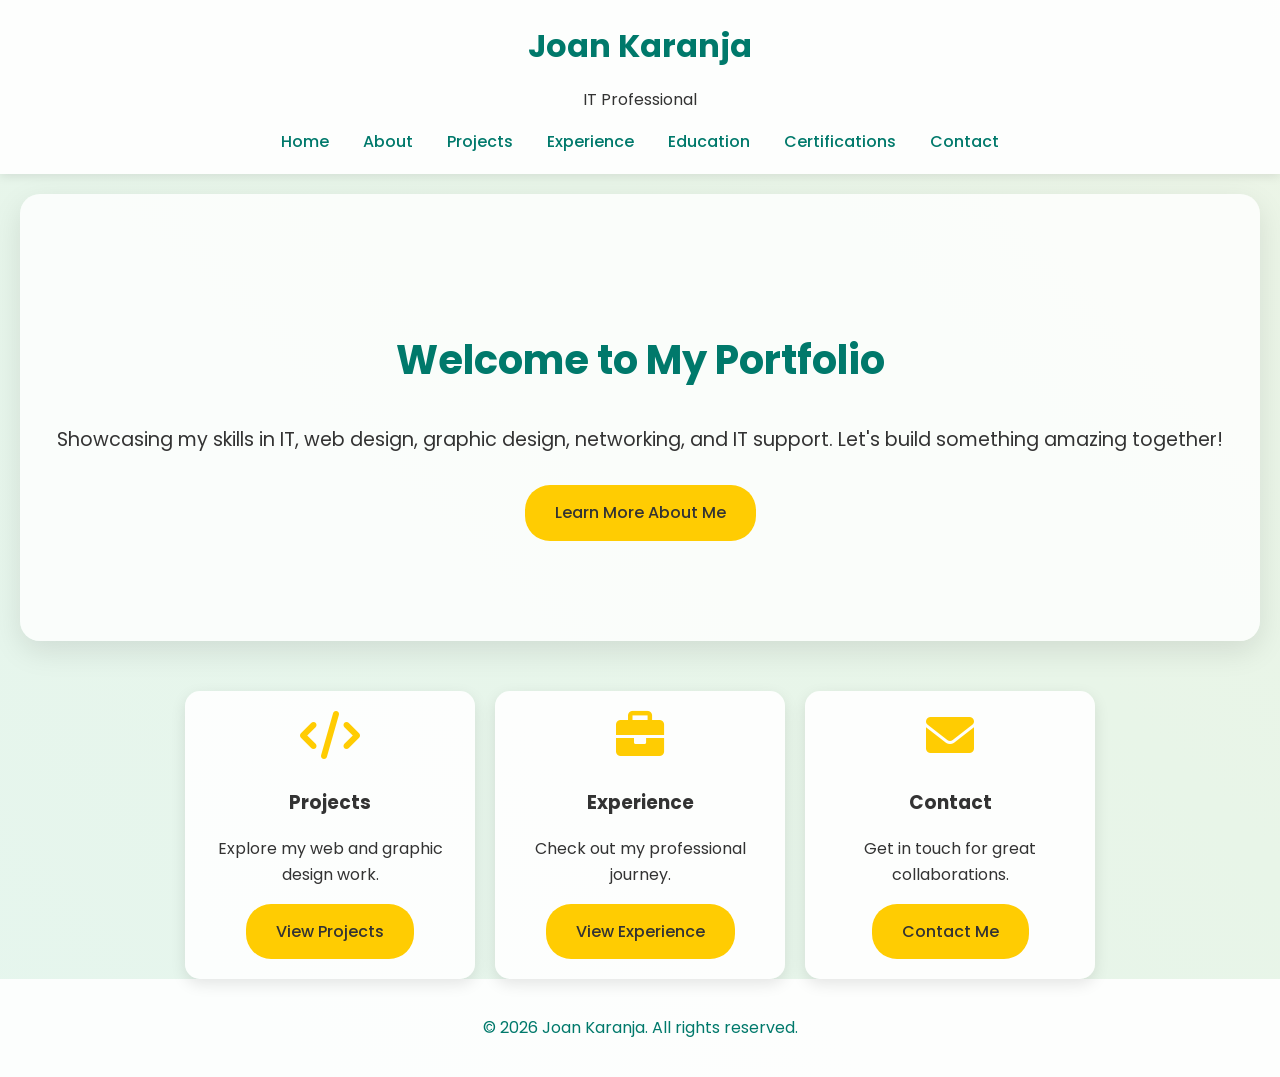
<file: index.html>
<!DOCTYPE html>
<html lang="en">
<head>
    <meta charset="UTF-8">
    <meta name="viewport" content="width=device-width, initial-scale=1.0">
    <title>Your Portfolio - Home</title>
    <link href="https://fonts.googleapis.com/css2?family=Poppins:wght@300;400;500;700&display=swap" rel="stylesheet">
    <link rel="stylesheet" href="https://cdnjs.cloudflare.com/ajax/libs/font-awesome/6.0.0/css/all.min.css">
  
    <style>
        body {
            font-family: 'Poppins', sans-serif;
            margin: 0;
            padding: 0;
            color: #333;
            line-height: 1.6;
            background: linear-gradient(45deg, #e0f7fa, #e8f5e8, #fff3e0);
            background-size: 400% 400%;
            animation: gradientShift 10s ease infinite;
            overflow-x: hidden;
        }
        @keyframes gradientShift {
            0% { background-position: 0% 50%; }
            50% { background-position: 100% 50%; }
            100% { background-position: 0% 50%; }
        }
        header {
            background-color: rgba(255, 255, 255, 0.9);
            padding: 20px;
            text-align: center;
            box-shadow: 0 2px 10px rgba(0,0,0,0.1);
            position: sticky;
            top: 0;
            z-index: 100;
        }
        header h1 {
            margin: 0;
            color: #00796b;
        }
        nav {
            margin-top: 10px;
        }
        nav a {
            margin: 0 15px;
            text-decoration: none;
            color: #00796b;
            font-weight: 500;
            transition: color 0.3s, transform 0.3s;
        }
        nav a:hover {
            color: #ffcc02;
            transform: scale(1.1);
        }
        .hero {
            text-align: center;
            padding: 100px 20px;
            background: rgba(255, 255, 255, 0.8);
            margin: 20px;
            border-radius: 20px;
            box-shadow: 0 10px 30px rgba(0,0,0,0.1);
            animation: fadeInUp 1s ease-out;
        }
        @keyframes fadeInUp {
            from { opacity: 0; transform: translateY(30px); }
            to { opacity: 1; transform: translateY(0); }
        }
        .hero h2 {
            font-size: 2.5em;
            color: #00796b;
        }
        .hero p {
            font-size: 1.2em;
            margin-bottom: 30px;
        }
        .btn {
            display: inline-block;
            padding: 15px 30px;
            background-color: #ffcc02;
            color: #333;
            text-decoration: none;
            border-radius: 25px;
            font-weight: 500;
            transition: background-color 0.3s, transform 0.3s;
        }
        .btn:hover {
            background-color: #ffb300;
            transform: translateY(-3px);
        }
        .quick-links {
            display: flex;
            justify-content: center;
            gap: 20px;
            margin-top: 50px;
            flex-wrap: wrap;
        }
        .link-card {
            background: rgba(255, 255, 255, 0.9);
            padding: 20px;
            border-radius: 15px;
            width: 250px;
            text-align: center;
            box-shadow: 0 5px 15px rgba(0,0,0,0.1);
            transition: transform 0.3s, box-shadow 0.3s;
        }
        .link-card:hover {
            transform: translateY(-5px);
            box-shadow: 0 10px 25px rgba(0,0,0,0.2);
        }
        .link-card i {
            font-size: 3em;
            color: #ffcc02;
            margin-bottom: 10px;
        }
        footer {
            background-color: rgba(255, 255, 255, 0.9);
            text-align: center;
            padding: 20px;
            color: #00796b;
        }
    </style>
</head>
<body>
    <header>
        <h1>Joan Karanja</h1>
        <p>IT Professional </p>
        <nav>
            <a href="index.html">Home</a>
            <a href="about.html">About</a>
            <a href="projects.html">Projects</a>
            <a href="experience.html">Experience</a>
            <a href="education.html">Education</a>
            <a href="certifications.html">Certifications</a>
            <a href="contact.html">Contact</a>
        </nav>
    </header>

    <section class="hero">
        <h2>Welcome to My Portfolio</h2>
        <p>Showcasing my skills in IT, web design, graphic design, networking, and IT support. Let's build something amazing together!</p>
        <a href="aboutme.html" class="btn">Learn More About Me</a>
    </section>

    <section class="quick-links">
        <div class="link-card">
            <i class="fas fa-code"></i>
            <h3>Projects</h3>
            <p>Explore my web and graphic design work.</p>
            <a href="projects.html" class="btn">View Projects</a>
        </div>
        <div class="link-card">
            <i class="fas fa-briefcase"></i>
            <h3>Experience</h3>
            <p>Check out my professional journey.</p>
            <a href="experience.html" class="btn">View Experience</a>
        </div>
        <div class="link-card">
            <i class="fas fa-envelope"></i>
            <h3>Contact</h3>
            <p>Get in touch for great collaborations.</p>
            <a href="contact.html" class="btn">Contact Me</a>
        </div>
    </section>

    <footer>
         <p>&copy; <script>document.write(new Date().getFullYear())</script> Joan Karanja. All rights reserved.</p>
    </footer>

    
</body>

</html>
</file>
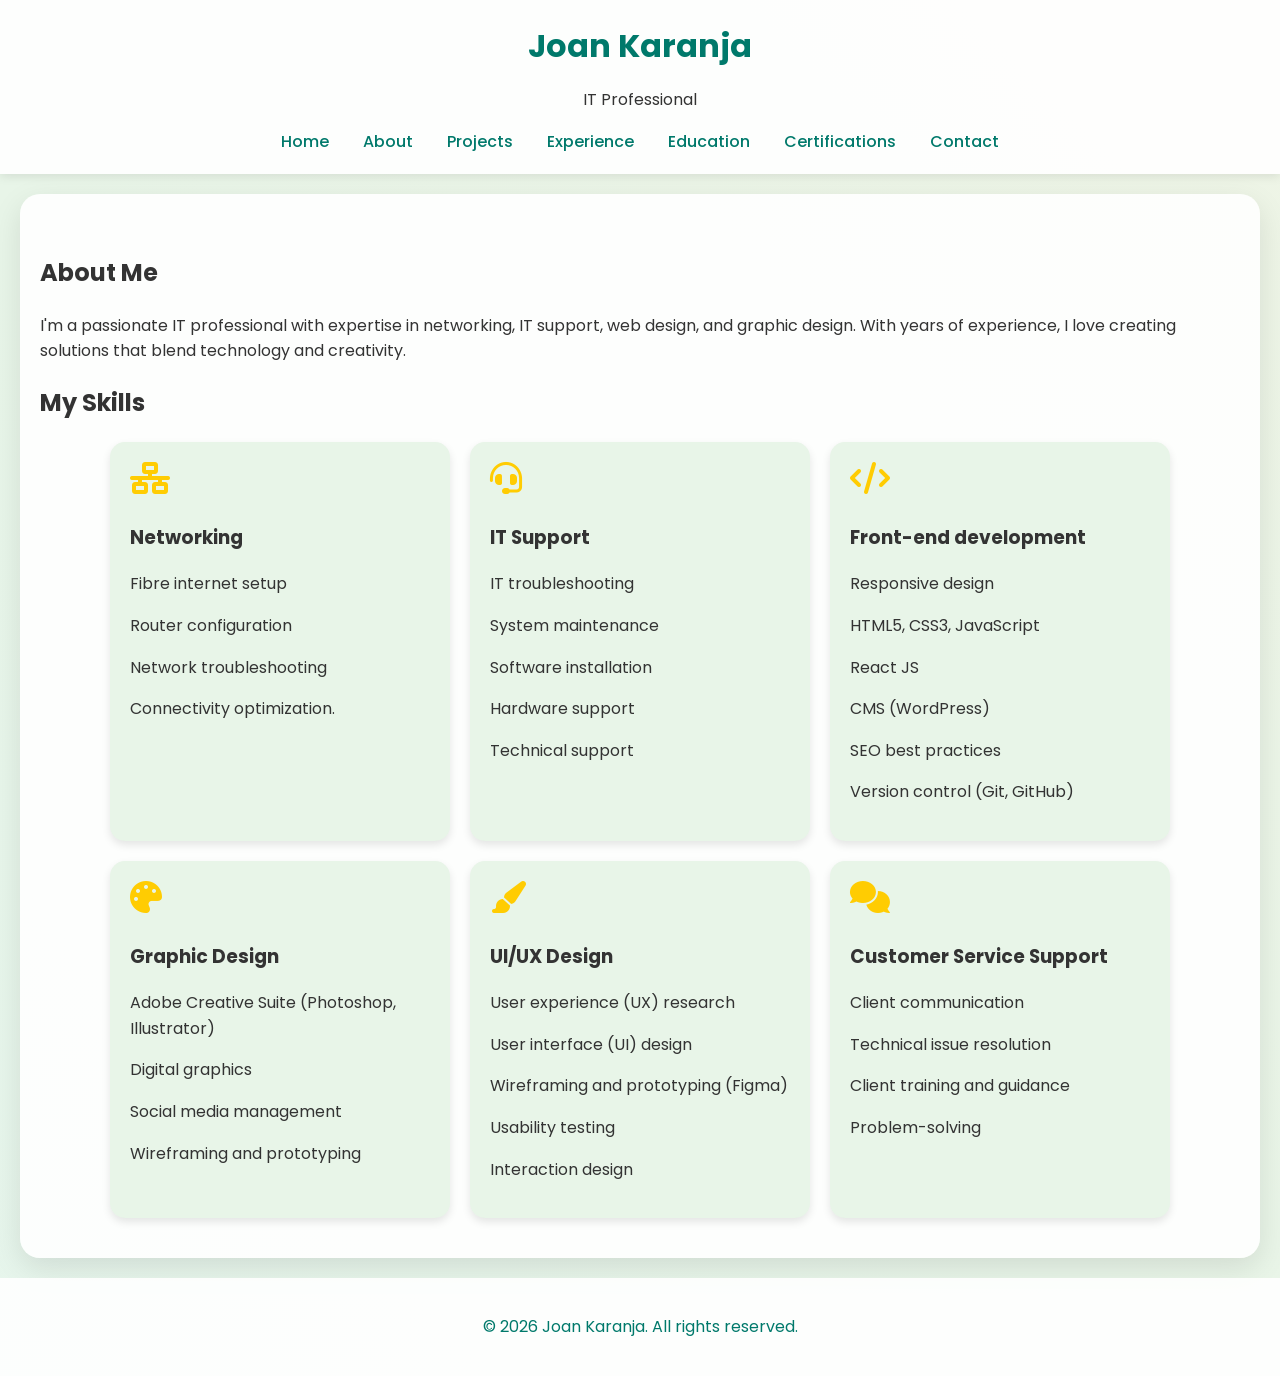
<file: about.html>
<!DOCTYPE html>
<html lang="en">
<head>
    <meta charset="UTF-8">
    <meta name="viewport" content="width=device-width, initial-scale=1.0">
    <title>About & Skills - Your Portfolio</title>
    <link href="https://fonts.googleapis.com/css2?family=Poppins:wght@300;400;500;700&display=swap" rel="stylesheet">
    <link rel="stylesheet" href="https://cdnjs.cloudflare.com/ajax/libs/font-awesome/6.0.0/css/all.min.css">
    <style>
        /* Reuse body, header, nav, footer styles from index.html */
        body { font-family: 'Poppins', sans-serif; margin: 0; padding: 0; color: #333; line-height: 1.6; background: linear-gradient(45deg, #e0f7fa, #e8f5e8, #fff3e0); background-size: 400% 400%; animation: gradientShift 10s ease infinite; }
        @keyframes gradientShift { 0% { background-position: 0% 50%; } 50% { background-position: 100% 50%; } 100% { background-position: 0% 50%; } }
        header { background-color: rgba(255, 255, 255, 0.9); padding: 20px; text-align: center; box-shadow: 0 2px 10px rgba(0,0,0,0.1); position: sticky; top: 0; z-index: 100; }
        header h1 { margin: 0; color: #00796b; }
        nav { margin-top: 10px; }
        nav a { margin: 0 15px; text-decoration: none; color: #00796b; font-weight: 500; transition: color 0.3s, transform 0.3s; }
        nav a:hover { color: #ffcc02; transform: scale(1.1); }
        footer { background-color: rgba(255, 255, 255, 0.9); text-align: center; padding: 20px; color: #00796b; }
        section { padding: 40px 20px; max-width: 1200px; margin: 0 auto; background: rgba(255, 255, 255, 0.9); margin: 20px; border-radius: 20px; box-shadow: 0 10px 30px rgba(0,0,0,0.1); animation: fadeInUp 1s ease-out; }
        @keyframes fadeInUp { from { opacity: 0; transform: translateY(30px); } to { opacity: 1; transform: translateY(0); } }
        .skills { display: flex; flex-wrap: wrap; gap: 20px; justify-content: center; }
        .skill-card { background-color: #e8f5e8; border-radius: 15px; padding: 20px; width: 300px; box-shadow: 0 4px 8px rgba(0,0,0,0.1); transition: transform 0.3s, box-shadow 0.3s; }
        .skill-card:hover { transform: translateY(-5px); box-shadow: 0 8px 16px rgba(0,0,0,0.2); }
        .skill-card i { font-size: 2em; color: #ffcc02; margin-bottom: 10px; }
    </style>
</head>
<body>
    <header>
        <h1>Joan Karanja</h1>
        <p>IT Professional </p>
        <nav>
            <a href="index.html">Home</a>
            <a href="about.html">About</a>
            <a href="projects.html">Projects</a>
            <a href="experience.html">Experience</a>
            <a href="education.html">Education</a>
            <a href="certifications.html">Certifications</a>
            <a href="contact.html">Contact</a>
        </nav>
    </header>

    <section>
        <h2>About Me</h2>
        <p>I'm a passionate IT professional with expertise in networking, IT support, web design, and graphic design. With years of experience, I love creating solutions that blend technology and creativity.</p>
        <h2>My Skills</h2>
        <div class="skills">
            <div class="skill-card">
                <i class="fas fa-network-wired"></i>
                <h3>Networking</h3>
                <p>Fibre internet setup</p>
                <p>Router configuration</p>
                <p>Network troubleshooting</p>
                <p>Connectivity optimization.</p>
            </div>
            <div class="skill-card">
                <i class="fas fa-headset"></i>
                <h3>IT Support</h3>
                <p>IT troubleshooting</p>
                <p>System maintenance</p>
                <p>Software installation</p>
                <p>Hardware support</p>
                <p>Technical support</p>
            </div>
            <div class="skill-card">
                <i class="fas fa-code"></i>
                <h3>Front-end development</h3>
                <p>Responsive design</p>
                <p>HTML5, CSS3, JavaScript</p>
                <p>React JS</p>
                <p>CMS (WordPress)</p>
                <p>SEO best practices</p>
                <p>Version control (Git, GitHub)</p>
            </div>
            <div class="skill-card">
                <i class="fas fa-palette"></i>
                <h3>Graphic Design</h3>
                <p>Adobe Creative Suite (Photoshop, Illustrator)</p>
                <p>Digital graphics  </p>
                <p>Social media management</p>
                <p>Wireframing and prototyping</p>
               
            </div>
            <div class="skill-card">
                <i class="fas fa-paint-brush"></i>
                <h3>UI/UX Design</h3>
                 <p>User experience (UX) research</p>
                 <p>User interface (UI) design</p>
                 <p>Wireframing and prototyping (Figma)</p>
                <p>Usability testing</p>
                <p>Interaction design</p>              
            </div>
            <div class="skill-card">
                <i class="fas fa-comments"></i>
                <h3>Customer Service Support</h3>
                 <p>Client communication</p>
                 <p>Technical issue resolution</p>
                 <p>Client training and guidance</p>
                <p>Problem-solving</p>
                              
            </div>
        </div>
    </section>

    <footer>
        <p>&copy; <script>document.write(new Date().getFullYear())</script> Joan Karanja. All rights reserved.</p>
    </footer>
</body>

</html>
</file>
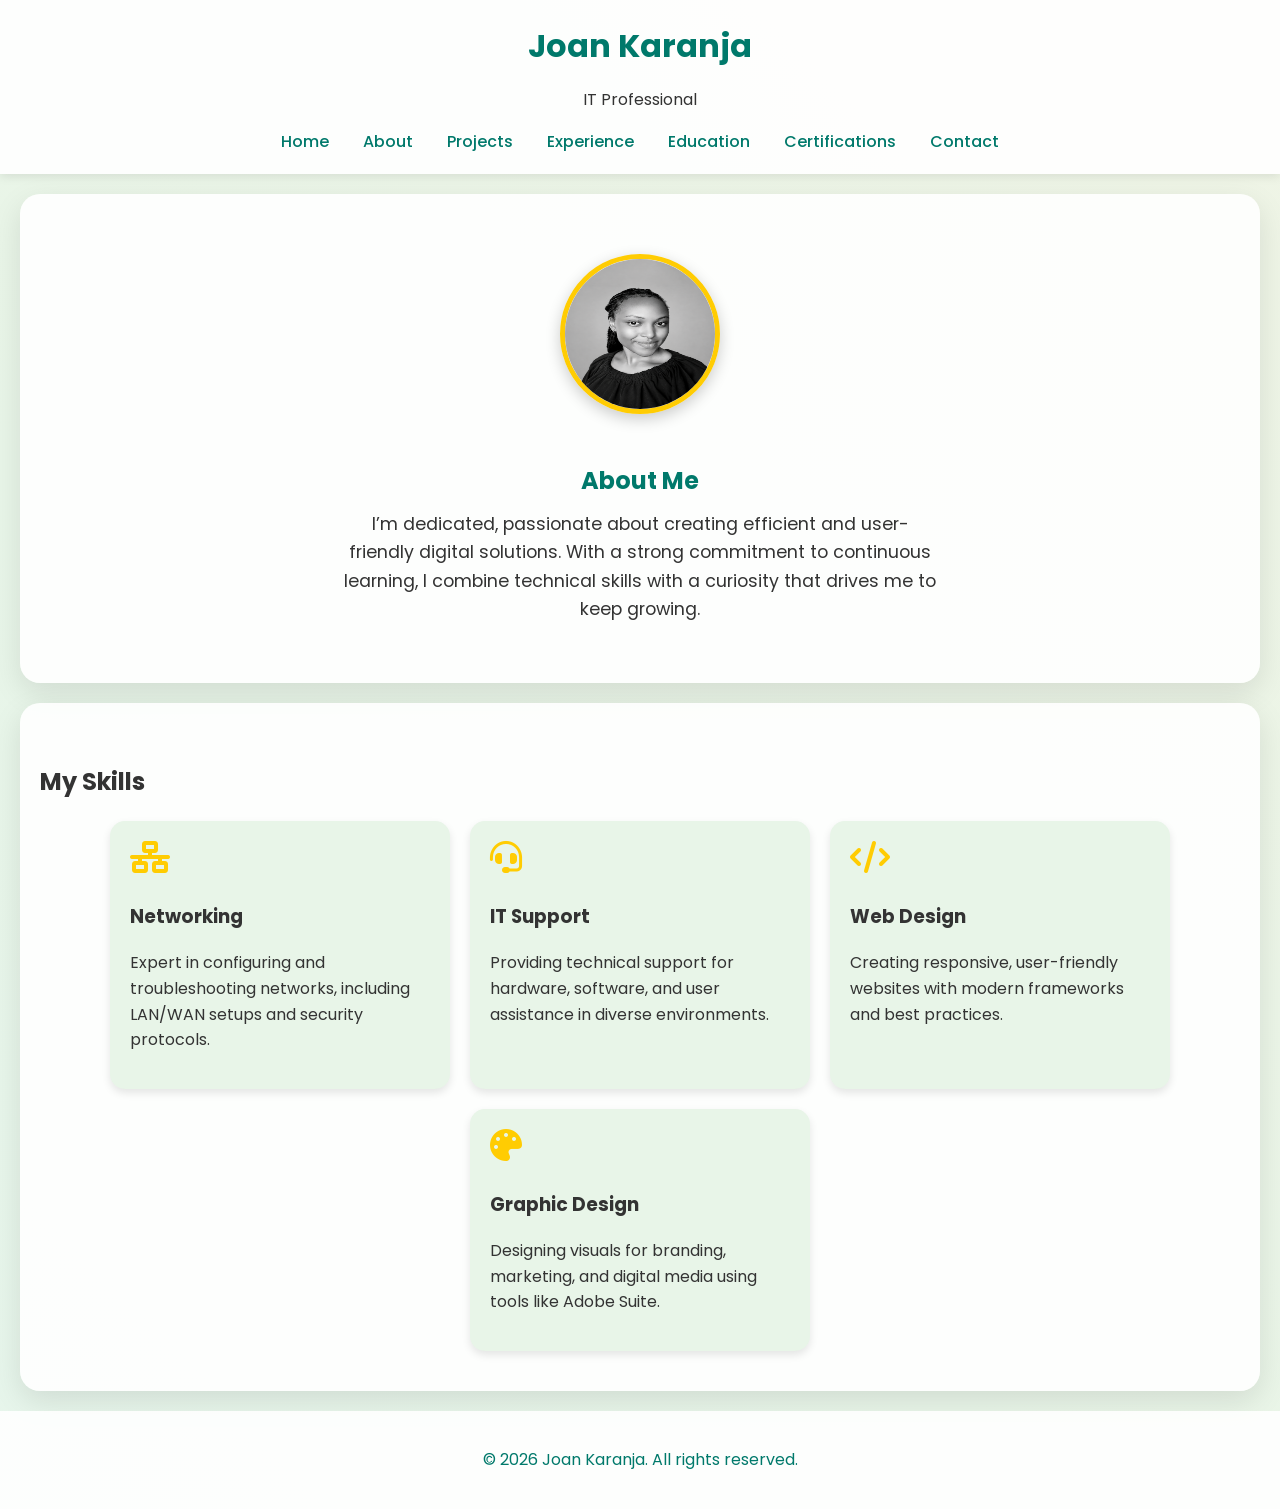
<file: aboutme.html>
<!DOCTYPE html>
<html lang="en">
<head>
    <meta charset="UTF-8">
    <meta name="viewport" content="width=device-width, initial-scale=1.0">
    <title>About & Skills - Your Portfolio</title>
    <link href="https://fonts.googleapis.com/css2?family=Poppins:wght@300;400;500;700&display=swap" rel="stylesheet">
    <link rel="stylesheet" href="https://cdnjs.cloudflare.com/ajax/libs/font-awesome/6.0.0/css/all.min.css">
    <style>
        body {
            font-family: 'Poppins', sans-serif;
            margin: 0;
            padding: 0;
            color: #333;
            line-height: 1.6;
            background: linear-gradient(45deg, #e0f7fa, #e8f5e8, #fff3e0);
            background-size: 400% 400%;
            animation: gradientShift 10s ease infinite;
        }
        @keyframes gradientShift {
            0% { background-position: 0% 50%; }
            50% { background-position: 100% 50%; }
            100% { background-position: 0% 50%; }
        }
        header {
            background-color: rgba(255, 255, 255, 0.9);
            padding: 20px;
            text-align: center;
            box-shadow: 0 2px 10px rgba(0,0,0,0.1);
            position: sticky;
            top: 0;
            z-index: 100;
        }
        header h1 {
            margin: 0;
            color: #00796b;
        }
        nav {
            margin-top: 10px;
        }
        nav a {
            margin: 0 15px;
            text-decoration: none;
            color: #00796b;
            font-weight: 500;
            transition: color 0.3s, transform 0.3s;
        }
        nav a:hover {
            color: #ffcc02;
            transform: scale(1.1);
        }
        footer {
            background-color: rgba(255, 255, 255, 0.9);
            text-align: center;
            padding: 20px;
            color: #00796b;
        }
        .hero {
            text-align: center;
            padding: 60px 20px;
            background: rgba(255, 255, 255, 0.9);
            margin: 20px;
            border-radius: 20px;
            box-shadow: 0 10px 30px rgba(0,0,0,0.1);
            animation: fadeInUp 1s ease-out;
        }
        @keyframes fadeInUp {
            from { opacity: 0; transform: translateY(30px); }
            to { opacity: 1; transform: translateY(0); }
        }
        .hero img {
            width: 150px;
            height: 150px;
            border-radius: 50%;
            border: 5px solid #ffcc02;
            margin-bottom: 20px;
            box-shadow: 0 5px 15px rgba(0,0,0,0.2);
        }
        .hero h2 {
            color: #00796b;
            margin-bottom: 10px;
        }
        .hero p {
            font-size: 1.1em;
            max-width: 600px;
            margin: 0 auto;
        }
        .quote {
            font-style: italic;
            color: #ffcc02;
            margin-top: 20px;
            font-size: 1.2em;
        }
        section {
            padding: 40px 20px;
            max-width: 1200px;
            margin: 0 auto;
            background: rgba(255, 255, 255, 0.9);
            margin: 20px;
            border-radius: 20px;
            box-shadow: 0 10px 30px rgba(0,0,0,0.1);
            animation: fadeInUp 1s ease-out;
        }
        .skills {
            display: flex;
            flex-wrap: wrap;
            gap: 20px;
            justify-content: center;
        }
        .skill-card {
            background-color: #e8f5e8;
            border-radius: 15px;
            padding: 20px;
            width: 300px;
            box-shadow: 0 4px 8px rgba(0,0,0,0.1);
            transition: transform 0.3s, box-shadow 0.3s;
        }
        .skill-card:hover {
            transform: translateY(-5px);
            box-shadow: 0 8px 16px rgba(0,0,0,0.2);
        }
        .skill-card i {
            font-size: 2em;
            color: #ffcc02;
            margin-bottom: 10px;
        }
        .personal {
            text-align: center;
            margin-top: 30px;
        }
        .personal h3 {
            color: #00796b;
        }
        .personal ul {
            list-style: none;
            padding: 0;
        }
        .personal li {
            margin: 10px 0;
            font-size: 1.1em;
        }
    </style>
</head>
<body>
    <header>
        <h1>Joan Karanja</h1>
        <p>IT Professional </p>
        <nav>
            <a href="index.html">Home</a>
            <a href="about.html">About</a>
            <a href="projects.html">Projects</a>
            <a href="experience.html">Experience</a>
            <a href="education.html">Education</a>
            <a href="certifications.html">Certifications</a>
            <a href="contact.html">Contact</a>
        </nav>
    </header>

    <div class="hero">
        <img src="mypic.png" alt="Your Profile Photo">
        <h2>About Me</h2>
        <p>I’m  dedicated, passionate about creating efficient and user-friendly digital solutions. With a strong commitment to continuous learning, I combine technical skills with a curiosity that drives me to keep growing. </p>
       
    </div>

    <section>
        <h2>My Skills</h2>
        <div class="skills">
            <div class="skill-card">
                <i class="fas fa-network-wired"></i>
                <h3>Networking</h3>
                <p>Expert in configuring and troubleshooting networks, including LAN/WAN setups and security protocols.</p>
            </div>
            <div class="skill-card">
                <i class="fas fa-headset"></i>
                <h3>IT Support</h3>
                <p>Providing technical support for hardware, software, and user assistance in diverse environments.</p>
            </div>
            <div class="skill-card">
                <i class="fas fa-code"></i>
                <h3>Web Design</h3>
                <p>Creating responsive, user-friendly websites with modern frameworks and best practices.</p>
            </div>
            <div class="skill-card">
                <i class="fas fa-palette"></i>
                <h3>Graphic Design</h3>
                <p>Designing visuals for branding, marketing, and digital media using tools like Adobe Suite.</p>
            </div>
        </div>
        
    </section>

    <footer>
        <p>&copy; <script>document.write(new Date().getFullYear())</script> Joan Karanja. All rights reserved.</p>
    </footer>
</body>

</html>
</file>
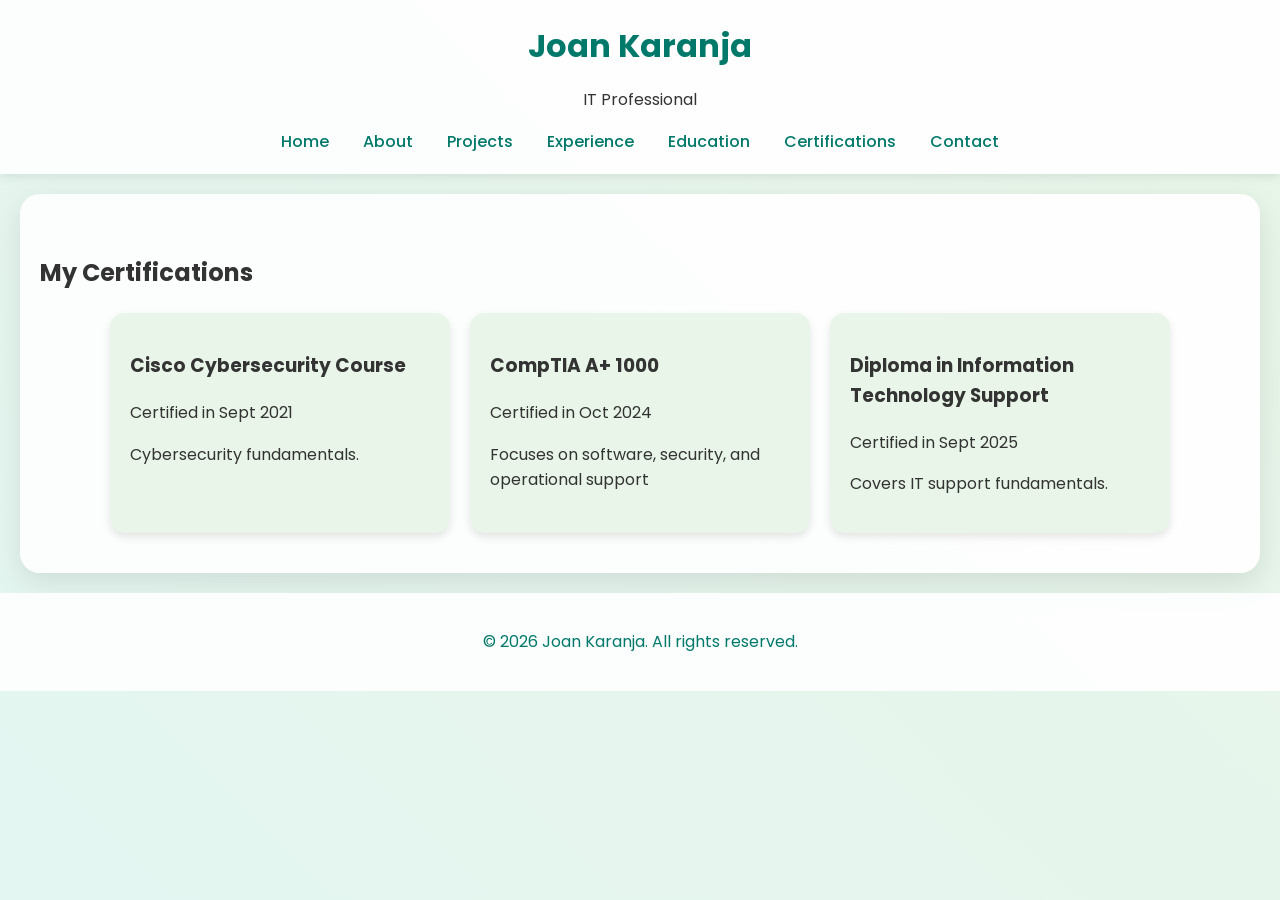
<file: certifications.html>
<!DOCTYPE html>
<html lang="en">
<head>
    <meta charset="UTF-8">
    <meta name="viewport" content="width=device-width, initial-scale=1.0">
    <title>Certifications - Your Portfolio</title>
    <link href="https://fonts.googleapis.com/css2?family=Poppins:wght@300;400;500;700&display=swap" rel="stylesheet">
    <link rel="stylesheet" href="https://cdnjs.cloudflare.com/ajax/libs/font-awesome/6.0.0/css/all.min.css">
    <style>
        body {
            font-family: 'Poppins', sans-serif;
            margin: 0;
            padding: 0;
            color: #333;
            line-height: 1.6;
            background: linear-gradient(45deg, #e0f7fa, #e8f5e8, #fff3e0);
            background-size: 400% 400%;
            animation: gradientShift 10s ease infinite;
        }
        @keyframes gradientShift {
            0% { background-position: 0% 50%; }
            50% { background-position: 100% 50%; }
            100% { background-position: 0% 50%; }
        }
        header {
            background-color: rgba(255, 255, 255, 0.9);
            padding: 20px;
            text-align: center;
            box-shadow: 0 2px 10px rgba(0,0,0,0.1);
            position: sticky;
            top: 0;
            z-index: 100;
        }
        header h1 {
            margin: 0;
            color: #00796b;
        }
        nav {
            margin-top: 10px;
        }
        nav a {
            margin: 0 15px;
            text-decoration: none;
            color: #00796b;
            font-weight: 500;
            transition: color 0.3s, transform 0.3s;
        }
        nav a:hover {
            color: #ffcc02;
            transform: scale(1.1);
        }
        footer {
            background-color: rgba(255, 255, 255, 0.9);
            text-align: center;
            padding: 20px;
            color: #00796b;
        }
        section {
            padding: 40px 20px;
            max-width: 1200px;
            margin: 0 auto;
            background: rgba(255, 255, 255, 0.9);
            margin: 20px;
            border-radius: 20px;
            box-shadow: 0 10px 30px rgba(0,0,0,0.1);
            animation: fadeInUp 1s ease-out;
        }
        @keyframes fadeInUp {
            from { opacity: 0; transform: translateY(30px); }
            to { opacity: 1; transform: translateY(0); }
        }
        .certifications {
            display: flex;
            flex-wrap: wrap;
            gap: 20px;
            justify-content: center;
        }
        .cert-card {
            background-color: #e8f5e8;
            border-radius: 15px;
            padding: 20px;
            width: 300px;
            box-shadow: 0 4px 8px rgba(0,0,0,0.1);
            transition: transform 0.3s, box-shadow 0.3s;
        }
        .cert-card:hover {
            transform: translateY(-5px);
            box-shadow: 0 8px 16px rgba(0,0,0,0.2);
        }
    </style>
</head>
<body>
    <header>
        <h1>Joan Karanja</h1>
        <p>IT Professional</p>
        <nav>
            <a href="index.html">Home</a>
            <a href="about.html">About</a>
            <a href="projects.html">Projects</a>
            <a href="experience.html">Experience</a>
            <a href="education.html">Education</a>
            <a href="certifications.html">Certifications</a>
            <a href="contact.html">Contact</a>
        </nav>
    </header>

    <section>
        <h2>My Certifications</h2>
        <div class="certifications">
            <div class="cert-card">
                <h3>Cisco Cybersecurity Course</h3>
                <p>Certified in Sept 2021</p>
                <p>Cybersecurity fundamentals.</p>
            </div>
            <div class="cert-card">
                <h3>CompTIA A+ 1000</h3>
                <p>Certified in Oct 2024</p>
                <p>Focuses on software, security, and operational support</p>
            </div>
            <div class="cert-card">
                <h3>Diploma in Information Technology Support</h3>
                <p>Certified in Sept 2025</p>
                <p>Covers IT support fundamentals.</p>
            </div>
             
            <!-- Add more certification cards -->
        </div>
    </section>

    <footer>
         <p>&copy; <script>document.write(new Date().getFullYear())</script> Joan Karanja. All rights reserved.</p>
    </footer>
</body>
</html>
</file>
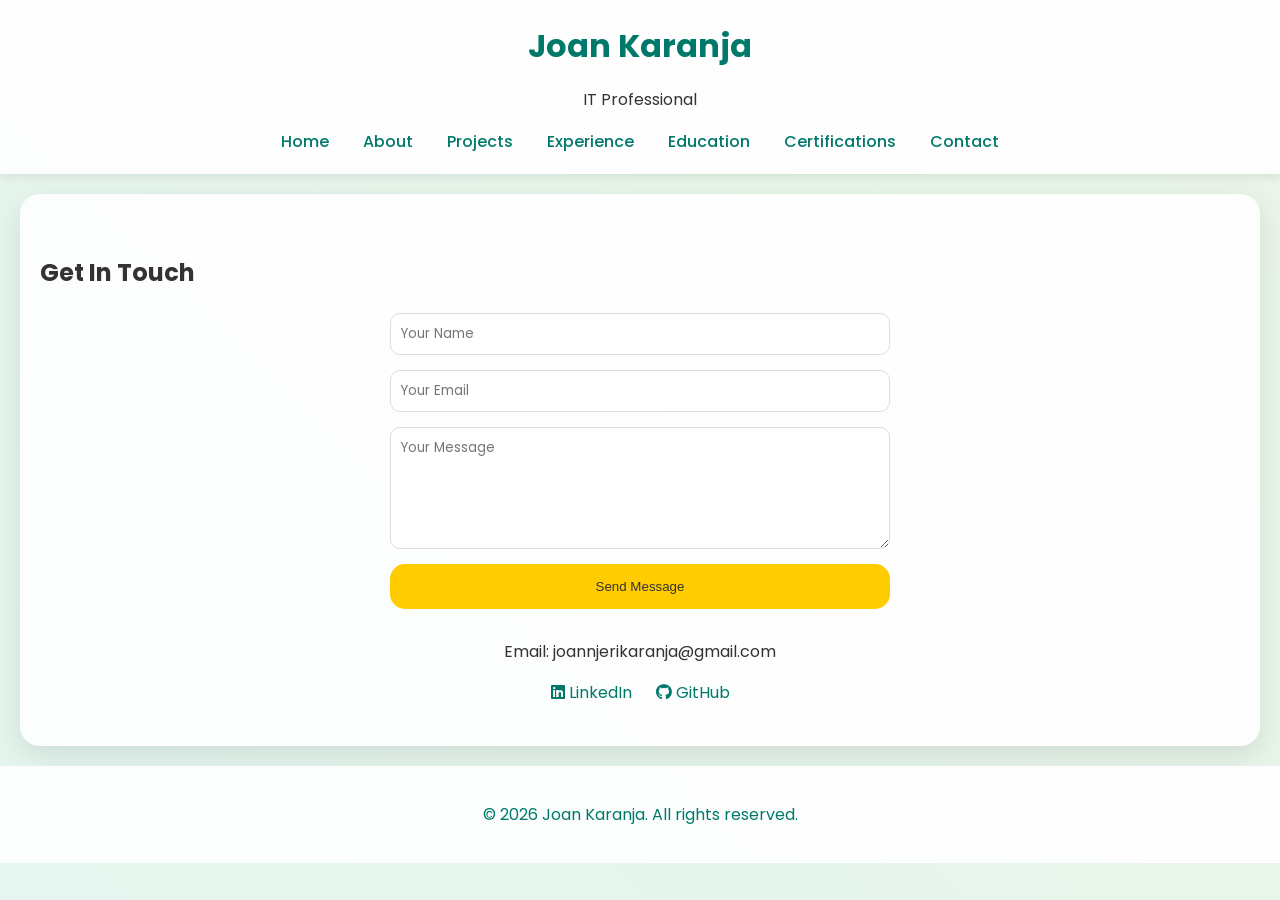
<file: contact.html>
<!DOCTYPE html>
<html lang="en">
<head>
    <meta charset="UTF-8">
    <meta name="viewport" content="width=device-width, initial-scale=1.0">
    <title>Contact - Your Portfolio</title>
    <link href="https://fonts.googleapis.com/css2?family=Poppins:wght@300;400;500;700&display=swap" rel="stylesheet">
    <link rel="stylesheet" href="https://cdnjs.cloudflare.com/ajax/libs/font-awesome/6.0.0/css/all.min.css">
    <style>
        body {
            font-family: 'Poppins', sans-serif;
            margin: 0;
            padding: 0;
            color: #333;
            line-height: 1.6;
            background: linear-gradient(45deg, #e0f7fa, #e8f5e8, #fff3e0);
            background-size: 400% 400%;
            animation: gradientShift 10s ease infinite;
        }
        @keyframes gradientShift {
            0% { background-position: 0% 50%; }
            50% { background-position: 100% 50%; }
            100% { background-position: 0% 50%; }
        }
        header {
            background-color: rgba(255, 255, 255, 0.9);
            padding: 20px;
            text-align: center;
            box-shadow: 0 2px 10px rgba(0,0,0,0.1);
            position: sticky;
            top: 0;
            z-index: 100;
        }
        header h1 {
            margin: 0;
            color: #00796b;
        }
        nav {
            margin-top: 10px;
        }
        nav a {
            margin: 0 15px;
            text-decoration: none;
            color: #00796b;
            font-weight: 500;
            transition: color 0.3s, transform 0.3s;
        }
        nav a:hover {
            color: #ffcc02;
            transform: scale(1.1);
        }
        footer {
            background-color: rgba(255, 255, 255, 0.9);
            text-align: center;
            padding: 20px;
            color: #00796b;
        }
        section {
            padding: 40px 20px;
            max-width: 1200px;
            margin: 0 auto;
            background: rgba(255, 255, 255, 0.9);
            margin: 20px;
            border-radius: 20px;
            box-shadow: 0 10px 30px rgba(0,0,0,0.1);
            animation: fadeInUp 1s ease-out;
        }
        @keyframes fadeInUp {
            from { opacity: 0; transform: translateY(30px); }
            to { opacity: 1; transform: translateY(0); }
        }
        form {
            display: flex;
            flex-direction: column;
            gap: 15px;
            max-width: 500px;
            margin: 0 auto;
        }
        input, textarea {
            padding: 10px;
            border: 1px solid #ddd;
            border-radius: 10px;
            font-family: 'Poppins', sans-serif;
        }
        .btn {
            padding: 15px;
            background-color: #ffcc02;
            color: #333;
            border: none;
            border-radius: 15px;
            font-weight: 500;
            cursor: pointer;
            transition: background-color 0.3s;
        }
        .btn:hover {
            background-color: #ffb300;
        }
        .contact-info {
            text-align: center;
            margin-top: 30px;
        }
        .contact-info a {
            color: #00796b;
            text-decoration: none;
            margin: 0 10px;
            transition: color 0.3s;
        }
        .contact-info a:hover {
            color: #ffcc02;
        }
    </style>
</head>
<body>
    <header>
        <h1>Joan Karanja</h1>
        <p>IT Professional </p>
        <nav>
            <a href="index.html">Home</a>
            <a href="about.html">About</a>
            <a href="projects.html">Projects</a>
            <a href="experience.html">Experience</a>
            <a href="education.html">Education</a>
            <a href="certifications.html">Certifications</a>
            <a href="contact.html">Contact</a>
        </nav>
    </header>

    <section>
        <h2>Get In Touch</h2>
        <form action="https://formspree.io/f/mblzvndv" method="post">
            <input type="text" name="name" placeholder="Your Name" required>
            <input type="email" name="email" placeholder="Your Email" required>
            <textarea name="message" rows="5" placeholder="Your Message" required></textarea>
            <button type="submit" class="btn">Send Message</button>
        </form>
        <div class="contact-info">
            <p>Email: joannjerikaranja@gmail.com </p>
            <a href="https://www.linkedin.com/in/joan-karanja-614246258/"><i class="fab fa-linkedin"></i> LinkedIn</a>
            <a href="https://joankkaranja.github.io/portfolio/"><i class="fab fa-github"></i> GitHub</a>
        </div>
    </section>

    <footer>
        <p>&copy; <script>document.write(new Date().getFullYear())</script> Joan Karanja. All rights reserved.</p>
    </footer>
</body>

</html>
</file>
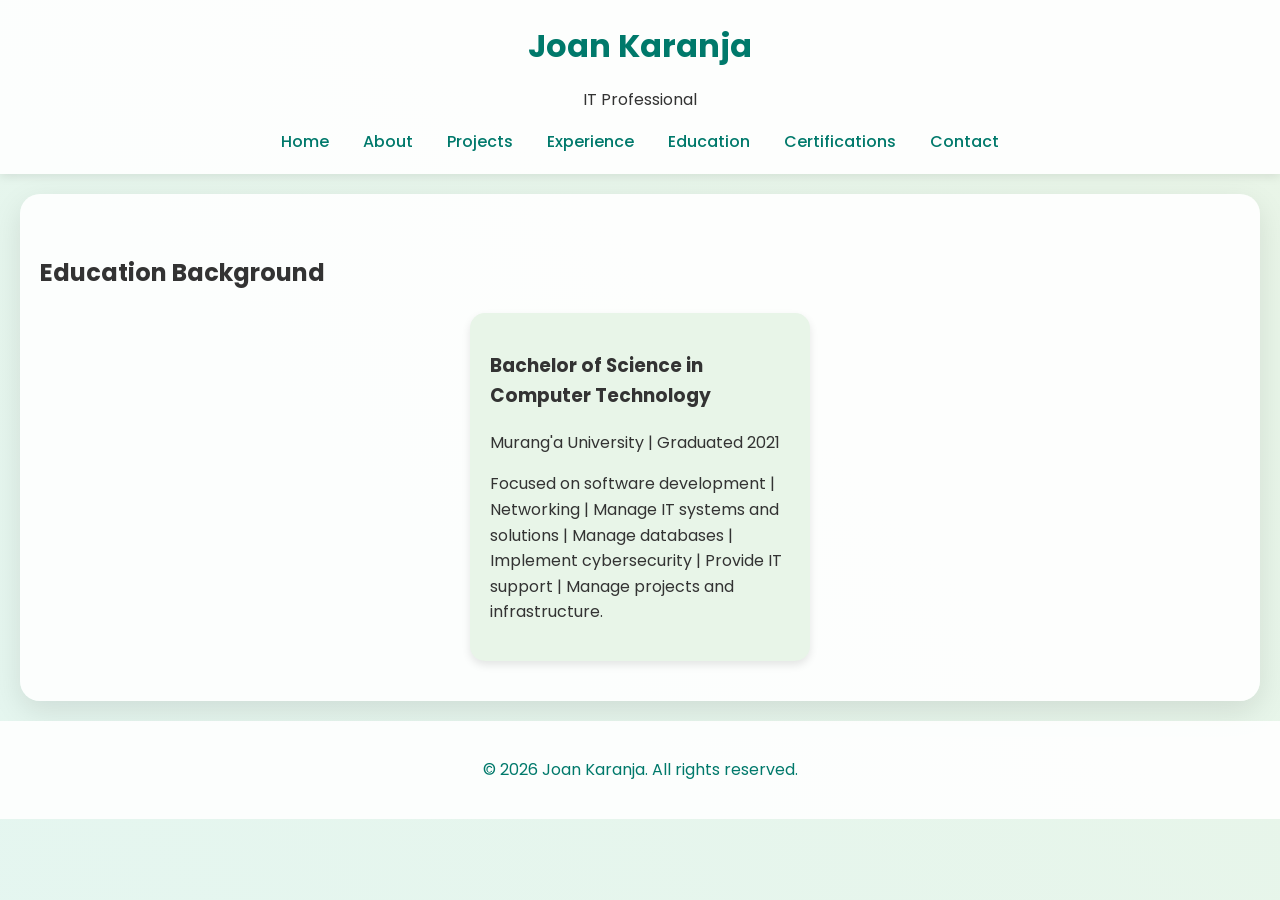
<file: education.html>
<!DOCTYPE html>
<html lang="en">
<head>
    <meta charset="UTF-8">
    <meta name="viewport" content="width=device-width, initial-scale=1.0">
    <title>Education - Your Portfolio</title>
    <link href="https://fonts.googleapis.com/css2?family=Poppins:wght@300;400;500;700&display=swap" rel="stylesheet">
    <link rel="stylesheet" href="https://cdnjs.cloudflare.com/ajax/libs/font-awesome/6.0.0/css/all.min.css">
    <style>
        /* Reuse styles from experience.html */
        body { font-family: 'Poppins', sans-serif; margin: 0; padding: 0; color: #333; line-height: 1.6; background: linear-gradient(45deg, #e0f7fa, #e8f5e8, #fff3e0); background-size: 400% 400%; animation: gradientShift 10s ease infinite; }
        @keyframes gradientShift { 0% { background-position: 0% 50%; } 50% { background-position: 100% 50%; } 100% { background-position: 0% 50%; } }
        header { background-color: rgba(255, 255, 255, 0.9); padding: 20px; text-align: center; box-shadow: 0 2px 10px rgba(0,0,0,0.1); position: sticky; top: 0; z-index: 100; }
        header h1 { margin: 0; color: #00796b; }
        nav { margin-top: 10px; }
        nav a { margin: 0 15px; text-decoration: none; color: #00796b; font-weight: 500; transition: color 0.3s, transform 0.3s; }
        nav a:hover { color: #ffcc02; transform: scale(1.1); }
        footer { background-color: rgba(255, 255, 255, 0.9); text-align: center; padding: 20px; color: #00796b; }
        section { padding: 40px 20px; max-width: 1200px; margin: 0 auto; background: rgba(255, 255, 255, 0.9); margin: 20px; border-radius: 20px; box-shadow: 0 10px 30px rgba(0,0,0,0.1); animation: fadeInUp 1s ease-out; }
        @keyframes fadeInUp { from { opacity: 0; transform: translateY(30px); } to { opacity: 1; transform: translateY(0); } }
        .education { display: flex; flex-wrap: wrap; gap: 20px; justify-content: center; }
        .edu-card { background-color: #e8f5e8; border-radius: 15px; padding: 20px; width: 300px; box-shadow: 0 4px 8px rgba(0,0,0,0.1); transition: transform 0.3s, box-shadow 0.3s; }
        .edu-card:hover { transform: translateY(-5px); box-shadow: 0 8px 16px rgba(0,0,0,0.2); }
    </style>
</head>
<body>
    <header>
        <h1>Joan Karanja</h1>
        <p>IT Professional </p>
        <nav>
            <a href="index.html">Home</a>
            <a href="about.html">About</a>
            <a href="projects.html">Projects</a>
            <a href="experience.html">Experience</a>
            <a href="education.html">Education</a>
            <a href="certifications.html">Certifications</a>
            <a href="contact.html">Contact</a>
        </nav>
    </header>

    <section>
        <h2>Education Background</h2>
        <div class="education">
            <div class="edu-card">
                <h3>Bachelor of Science in Computer Technology</h3>
                <p>Murang'a University | Graduated 2021</p>
                <p>Focused on software development | Networking | Manage IT systems and solutions | Manage databases | 
                   Implement cybersecurity | Provide IT support | Manage projects and infrastructure.</p>
            </div>
            <!-- Add more education cards -->
        </div>
    </section>

    <footer>
        <p>&copy; <script>document.write(new Date().getFullYear())</script> Joan Karanja. All rights reserved.</p>
    </footer>
</body>

</html>
</file>
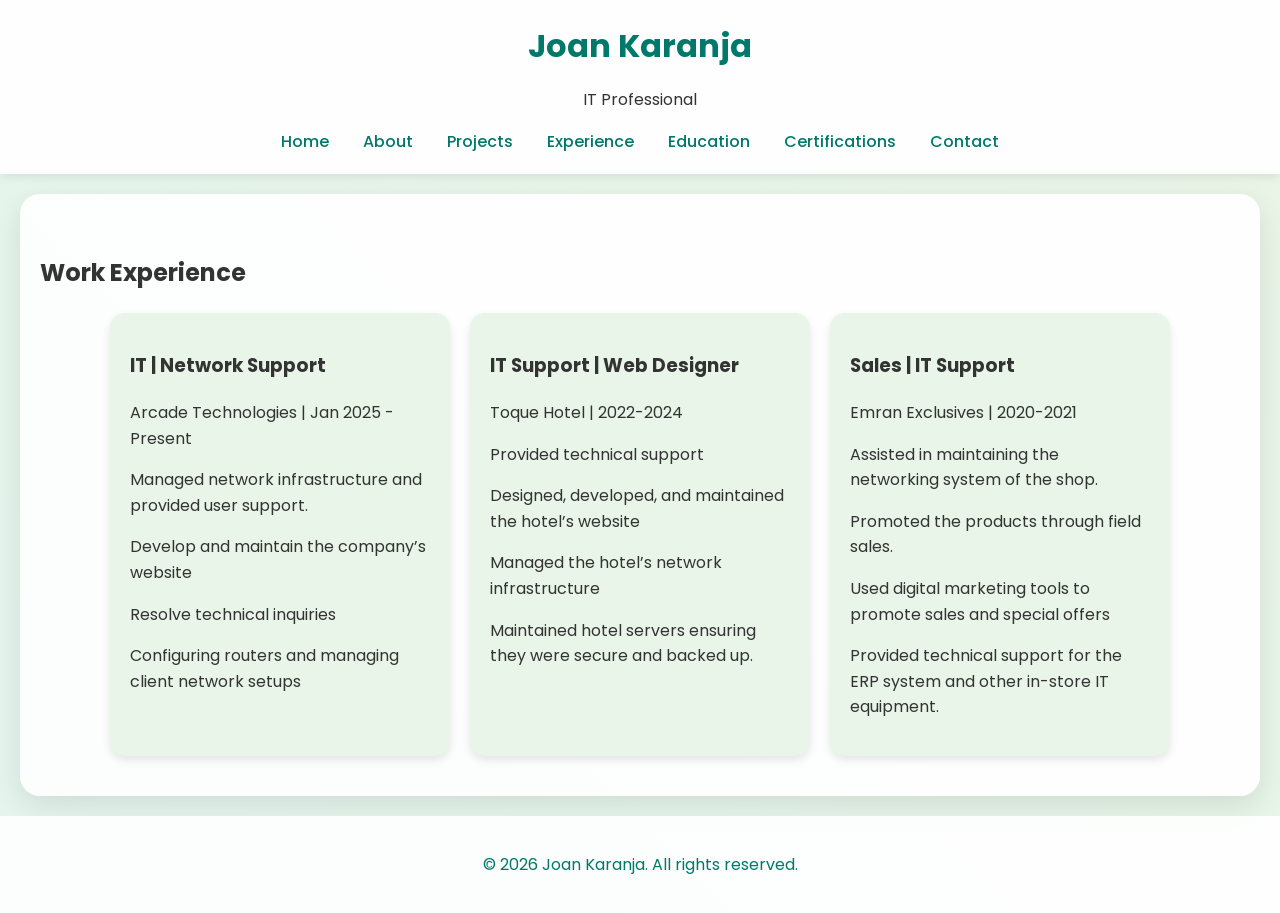
<file: experience.html>
<!DOCTYPE html>
<html lang="en">
<head>
    <meta charset="UTF-8">
    <meta name="viewport" content="width=device-width, initial-scale=1.0">
    <title>Experience - Your Portfolio</title>
    <link href="https://fonts.googleapis.com/css2?family=Poppins:wght@300;400;500;700&display=swap" rel="stylesheet">
    <link rel="stylesheet" href="https://cdnjs.cloudflare.com/ajax/libs/font-awesome/6.0.0/css/all.min.css">
    <style>
        /* Reuse styles from projects.html */
        body { font-family: 'Poppins', sans-serif; margin: 0; padding: 0; color: #333; line-height: 1.6; background: linear-gradient(45deg, #e0f7fa, #e8f5e8, #fff3e0); background-size: 400% 400%; animation: gradientShift 10s ease infinite; }
        @keyframes gradientShift { 0% { background-position: 0% 50%; } 50% { background-position: 100% 50%; } 100% { background-position: 0% 50%; } }
        header { background-color: rgba(255, 255, 255, 0.9); padding: 20px; text-align: center; box-shadow: 0 2px 10px rgba(0,0,0,0.1); position: sticky; top: 0; z-index: 100; }
        header h1 { margin: 0; color: #00796b; }
        nav { margin-top: 10px; }
        nav a { margin: 0 15px; text-decoration: none; color: #00796b; font-weight: 500; transition: color 0.3s, transform 0.3s; }
        nav a:hover { color: #ffcc02; transform: scale(1.1); }
        footer { background-color: rgba(255, 255, 255, 0.9); text-align: center; padding: 20px; color: #00796b; }
        section { padding: 40px 20px; max-width: 1200px; margin: 0 auto; background: rgba(255, 255, 255, 0.9); margin: 20px; border-radius: 20px; box-shadow: 0 10px 30px rgba(0,0,0,0.1); animation: fadeInUp 1s ease-out; }
        @keyframes fadeInUp { from { opacity: 0; transform: translateY(30px); } to { opacity: 1; transform: translateY(0); } }
        .experience { display: flex; flex-wrap: wrap; gap: 20px; justify-content: center; }
        .exp-card { background-color: #e8f5e8; border-radius: 15px; padding: 20px; width: 300px; box-shadow: 0 4px 8px rgba(0,0,0,0.1); transition: transform 0.3s, box-shadow 0.3s; }
        .exp-card:hover { transform: translateY(-5px); box-shadow: 0 8px 16px rgba(0,0,0,0.2); }
    </style>
</head>
<body>
    <header>
        <h1>Joan Karanja</h1>
        <p>IT Professional </p>
        <nav>
            <a href="index.html">Home</a>
            <a href="about.html">About</a>
            <a href="projects.html">Projects</a>
            <a href="experience.html">Experience</a>
            <a href="education.html">Education</a>
            <a href="certifications.html">Certifications</a>
            <a href="contact.html">Contact</a>
        </nav>
    </header>

    <section>
        <h2>Work Experience</h2>
        <div class="experience">
            <div class="exp-card">
                <h3>IT | Network Support </h3>
                <p>Arcade Technologies | Jan 2025 - Present</p>
                <p>Managed network infrastructure and provided user support.</p>
                <p>Develop and maintain the company’s website</p>
                <p>Resolve technical inquiries</p>
                <p>Configuring routers and managing client network setups</p>
            </div>
            <div class="exp-card">
                <h3> IT Support | Web Designer </h3>
                <p>Toque Hotel | 2022-2024</p>
                <p>Provided technical support</p>
                <p>Designed, developed, and maintained the hotel’s website</p>
                <p>Managed the hotel’s network infrastructure </p>
                <p>Maintained hotel servers ensuring they were secure and backed up.</p>
            </div>
             <div class="exp-card">
                <h3>Sales | IT Support </h3>
                <p>Emran Exclusives | 2020-2021</p>
                <p>Assisted in maintaining the networking system of the shop.</p>
                <p>Promoted the products through field sales. </p>
                 <p>Used digital marketing tools to promote sales and special offers </p>
                 <p>Provided technical support for the ERP system and other in-store IT equipment. </p>
            </div>

           
            <!-- Add more experience cards -->
        </div>
    </section>

    <footer>
         <p>&copy; <script>document.write(new Date().getFullYear())</script> Joan Karanja. All rights reserved.</p>
    </footer>
</body>

</html>
</file>
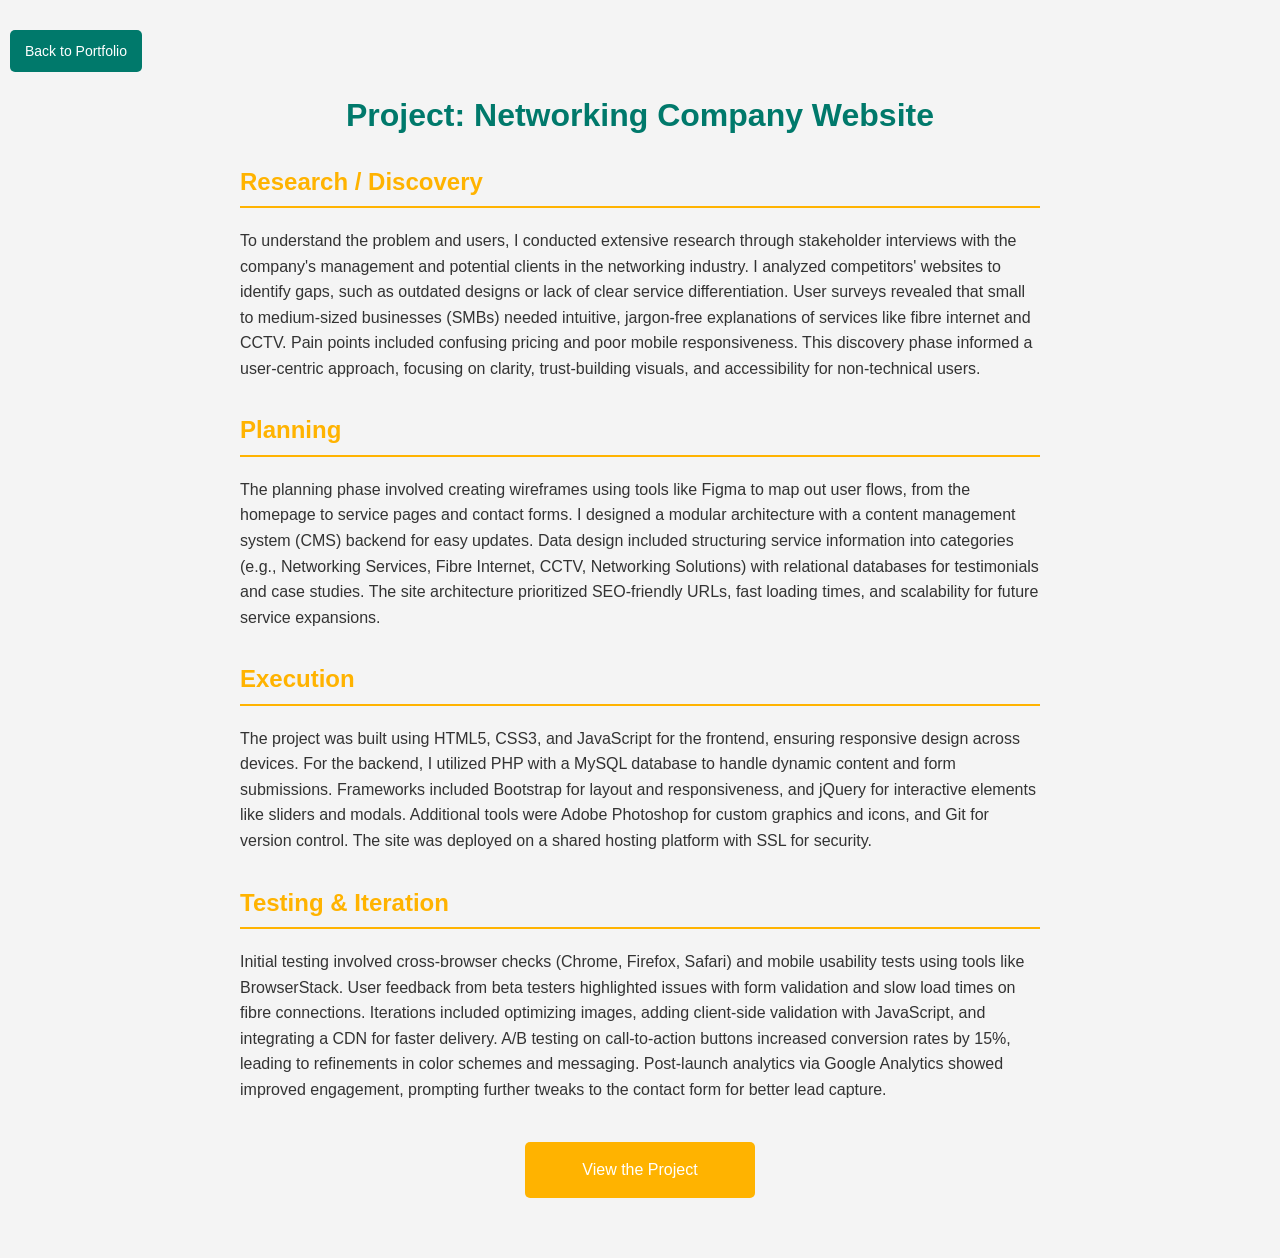
<file: projectarcade.html>
<!DOCTYPE html>
<html lang="en">
<head>
    <meta charset="UTF-8">
    <meta name="viewport" content="width=device-width, initial-scale=1.0">
    <title>Project: Networking Company Portfolio</title>
    <style>
        body {
            font-family: Arial, sans-serif;
            margin: 0;
            padding: 0;
            background-color: #f4f4f4;
            color: #333;
            line-height: 1.6;
        }
        .container {
            max-width: 800px;
            margin: 0 auto;
            padding: 20px;
        }
        header {
            position: relative;
            margin-bottom: 20px;
        }
        .back-button {
            position: absolute;
            top: 10px;
            left: 10px;
            background-color: #00796b;
            color: white;
            border: none;
            padding: 10px 15px;
            text-decoration: none;
            border-radius: 5px;
            font-size: 14px;
            cursor: pointer;
        }
        .back-button:hover {
            background-color: #004d40;
        }
        h1 {
            text-align: center;
            color: #00796b;
            margin-top: 50px;
        }
        section {
            margin-bottom: 30px;
        }
        h2 {
            color: #ffb300;
            border-bottom: 2px solid #ffb300;
            padding-bottom: 5px;
        }
        .view-project-button {
            display: block;
            width: 200px;
            margin: 40px auto;
            background-color: #ffb300;
            color: white;
            border: none;
            padding: 15px;
            text-align: center;
            text-decoration: none;
            border-radius: 5px;
            font-size: 16px;
            cursor: pointer;
            transition: background-color 0.3s;
        }
        .view-project-button:hover {
            background-color: #ffcc02;
        }
    </style>
</head>
<body>
    <header>
        <a href="projects.html" class="back-button">Back to Portfolio</a> <!-- Replace 'index.html' with your main portfolio page -->
    </header>
    <div class="container">
        <h1>Project: Networking Company Website</h1>
        
        <section>
            <h2>Research / Discovery</h2>
            <p>To understand the problem and users, I conducted extensive research through stakeholder interviews with the company's management and potential clients in the networking industry. I analyzed competitors' websites to identify gaps, such as outdated designs or lack of clear service differentiation. User surveys revealed that small to medium-sized businesses (SMBs) needed intuitive, jargon-free explanations of services like fibre internet and CCTV. Pain points included confusing pricing and poor mobile responsiveness. This discovery phase informed a user-centric approach, focusing on clarity, trust-building visuals, and accessibility for non-technical users.</p>
        </section>
        
        <section>
            <h2>Planning</h2>
            <p>The planning phase involved creating wireframes using tools like Figma to map out user flows, from the homepage to service pages and contact forms. I designed a modular architecture with a content management system (CMS) backend for easy updates. Data design included structuring service information into categories (e.g., Networking Services, Fibre Internet, CCTV, Networking Solutions) with relational databases for testimonials and case studies. The site architecture prioritized SEO-friendly URLs, fast loading times, and scalability for future service expansions.</p>
        </section>
        
        <section>
            <h2>Execution</h2>
            <p>The project was built using HTML5, CSS3, and JavaScript for the frontend, ensuring responsive design across devices. For the backend, I utilized PHP with a MySQL database to handle dynamic content and form submissions. Frameworks included Bootstrap for layout and responsiveness, and jQuery for interactive elements like sliders and modals. Additional tools were Adobe Photoshop for custom graphics and icons, and Git for version control. The site was deployed on a shared hosting platform with SSL for security.</p>
        </section>
        
        <section>
            <h2>Testing & Iteration</h2>
            <p>Initial testing involved cross-browser checks (Chrome, Firefox, Safari) and mobile usability tests using tools like BrowserStack. User feedback from beta testers highlighted issues with form validation and slow load times on fibre connections. Iterations included optimizing images, adding client-side validation with JavaScript, and integrating a CDN for faster delivery. A/B testing on call-to-action buttons increased conversion rates by 15%, leading to refinements in color schemes and messaging. Post-launch analytics via Google Analytics showed improved engagement, prompting further tweaks to the contact form for better lead capture.</p>
        </section>
        
        <a href="https://arcadetechnologies.free.nf/" class="view-project-button" target="_blank">View the Project</a> <!-- Replace with the actual project URL -->
    </div>
</body>
</html>
</file>
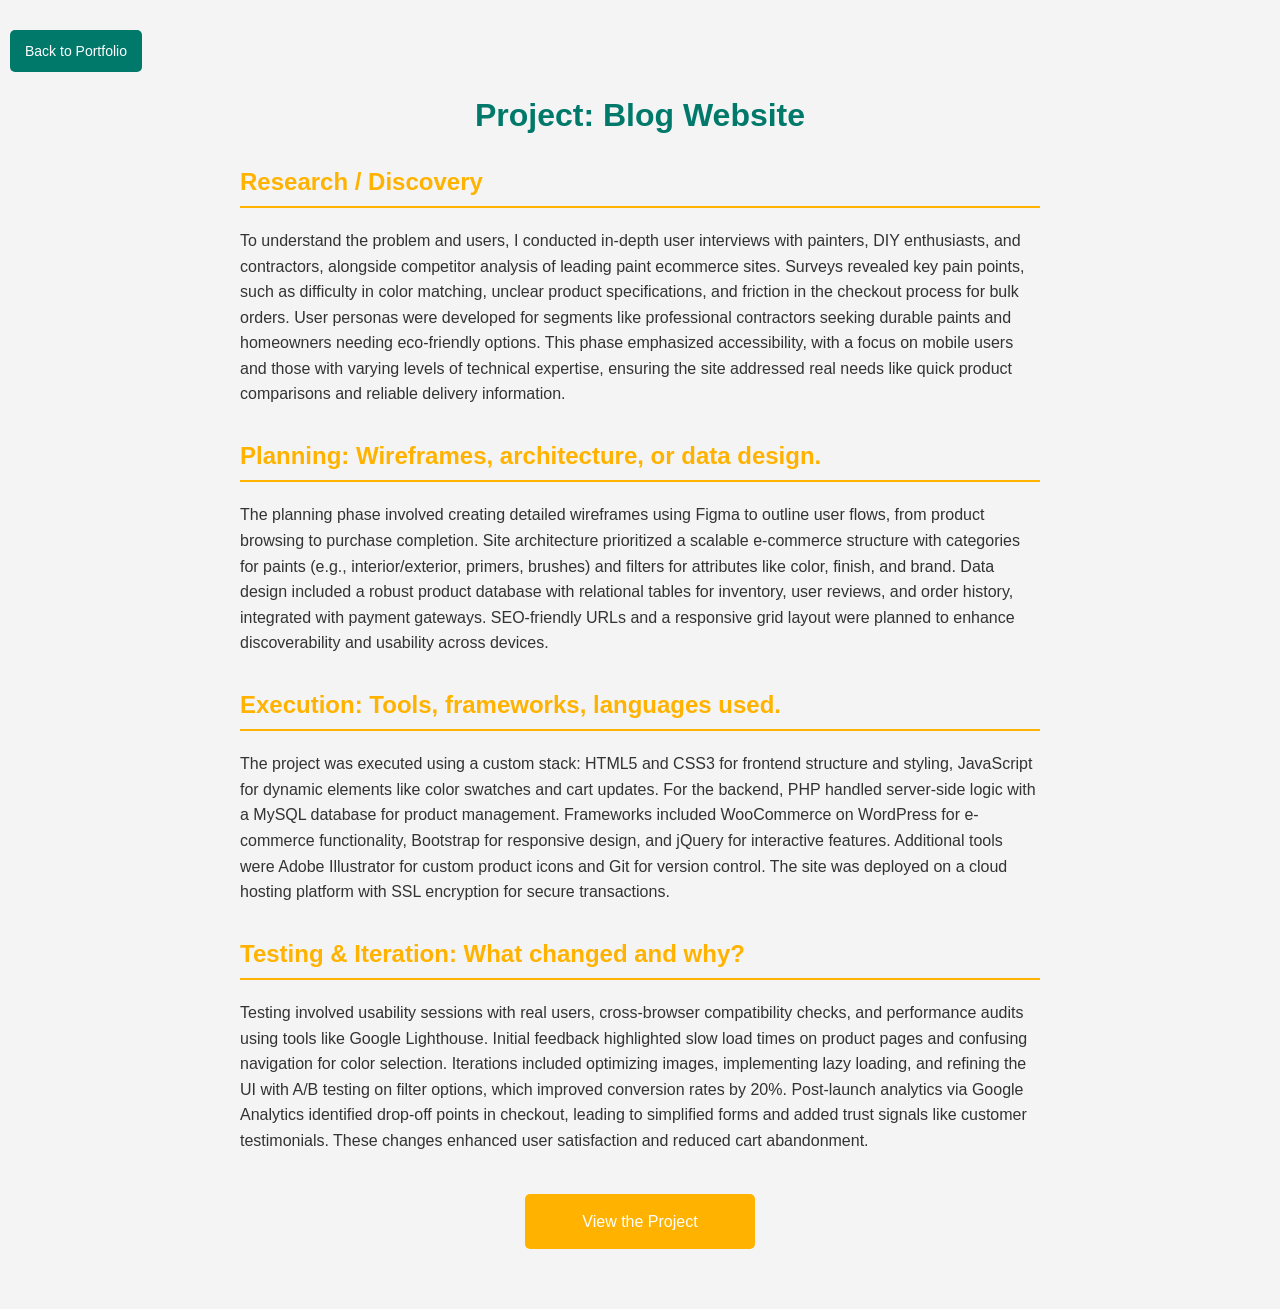
<file: projectkayole.html>
<!DOCTYPE html>
<html lang="en">
<head>
    <meta charset="UTF-8">
    <meta name="viewport" content="width=device-width, initial-scale=1.0">
    <title>Project: Paint Ecommerce Website</title>
    <style>
        body {
            font-family: Arial, sans-serif;
            margin: 0;
            padding: 0;
            background-color: #f4f4f4;
            color: #333;
            line-height: 1.6;
        }
        .container {
            max-width: 800px;
            margin: 0 auto;
            padding: 20px;
        }
        header {
            position: relative;
            margin-bottom: 20px;
        }
        .back-button {
            position: absolute;
            top: 10px;
            left: 10px;
            background-color: #00796b;
            color: white;
            border: none;
            padding: 10px 15px;
            text-decoration: none;
            border-radius: 5px;
            font-size: 14px;
            cursor: pointer;
        }
        .back-button:hover {
            background-color: #004d40;
        }
        h1 {
            text-align: center;
            color: #00796b;
            margin-top: 50px;
        }
        section {
            margin-bottom: 30px;
        }
        h2 {
            color: #ffb300;
            border-bottom: 2px solid #ffb300;
            padding-bottom: 5px;
        }
        .view-project-button {
            display: block;
            width: 200px;
            margin: 40px auto;
            background-color: #ffb300;
            color: white;
            border: none;
            padding: 15px;
            text-align: center;
            text-decoration: none;
            border-radius: 5px;
            font-size: 16px;
            cursor: pointer;
            transition: background-color 0.3s;
        }
        .view-project-button:hover {
            background-color: #ffcc02;
        }
    </style>
</head>
<body>
    <header>
        <a href="projects.html" class="back-button">Back to Portfolio</a> <!-- Replace 'index.html' with your main portfolio page -->
    </header>
    <div class="container">
        <h1>Project: Blog Website</h1>
        
        <section>
            <h2>Research / Discovery</h2>
            <p>To understand the problem and users, I conducted in-depth user interviews with painters, DIY enthusiasts, and contractors, alongside competitor analysis of leading paint ecommerce sites. Surveys revealed key pain points, such as difficulty in color matching, unclear product specifications, and friction in the checkout process for bulk orders. User personas were developed for segments like professional contractors seeking durable paints and homeowners needing eco-friendly options. This phase emphasized accessibility, with a focus on mobile users and those with varying levels of technical expertise, ensuring the site addressed real needs like quick product comparisons and reliable delivery information.</p>
        </section>
        
        <section>
            <h2>Planning: Wireframes, architecture, or data design.</h2>
            <p>The planning phase involved creating detailed wireframes using Figma to outline user flows, from product browsing to purchase completion. Site architecture prioritized a scalable e-commerce structure with categories for paints (e.g., interior/exterior, primers, brushes) and filters for attributes like color, finish, and brand. Data design included a robust product database with relational tables for inventory, user reviews, and order history, integrated with payment gateways. SEO-friendly URLs and a responsive grid layout were planned to enhance discoverability and usability across devices.</p>
        </section>
        
        <section>
            <h2>Execution: Tools, frameworks, languages used.</h2>
            <p>The project was executed using a custom stack: HTML5 and CSS3 for frontend structure and styling, JavaScript for dynamic elements like color swatches and cart updates. For the backend, PHP handled server-side logic with a MySQL database for product management. Frameworks included WooCommerce on WordPress for e-commerce functionality, Bootstrap for responsive design, and jQuery for interactive features. Additional tools were Adobe Illustrator for custom product icons and Git for version control. The site was deployed on a cloud hosting platform with SSL encryption for secure transactions.</p>
        </section>
        
        <section>
            <h2>Testing & Iteration: What changed and why?</h2>
            <p>Testing involved usability sessions with real users, cross-browser compatibility checks, and performance audits using tools like Google Lighthouse. Initial feedback highlighted slow load times on product pages and confusing navigation for color selection. Iterations included optimizing images, implementing lazy loading, and refining the UI with A/B testing on filter options, which improved conversion rates by 20%. Post-launch analytics via Google Analytics identified drop-off points in checkout, leading to simplified forms and added trust signals like customer testimonials. These changes enhanced user satisfaction and reduced cart abandonment.</p>
        </section>
        
        <a href="http://vastech.free.nf/?i=1" class="view-project-button" target="_blank">View the Project</a> <!-- Replace with the actual project URL -->
    </div>
</body>
</html>
</file>
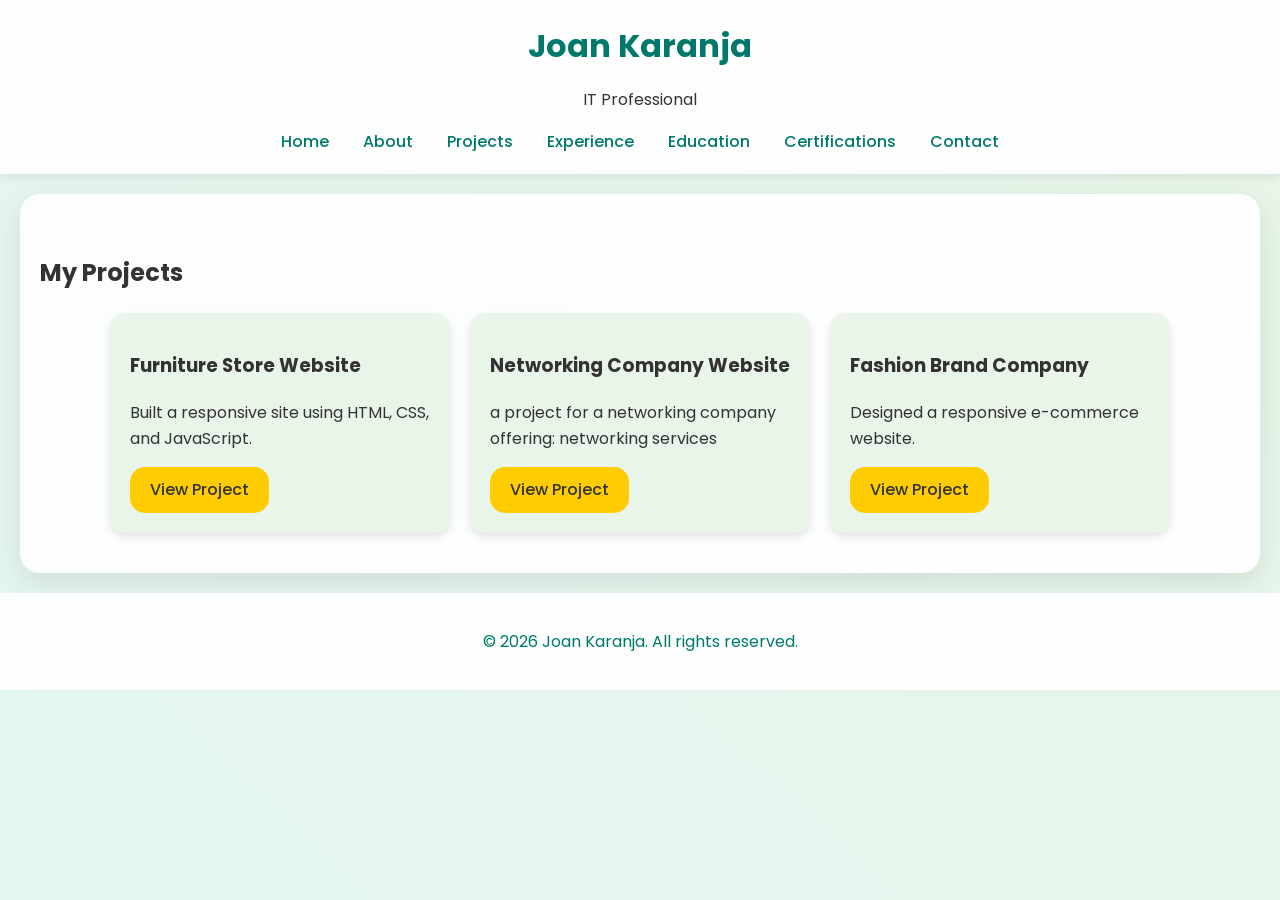
<file: projects.html>
<!DOCTYPE html>
<html lang="en">
<head>
    <meta charset="UTF-8">
    <meta name="viewport" content="width=device-width, initial-scale=1.0">
    <title>Projects - Your Portfolio</title>
    <link href="https://fonts.googleapis.com/css2?family=Poppins:wght@300;400;500;700&display=swap" rel="stylesheet">
    <link rel="stylesheet" href="https://cdnjs.cloudflare.com/ajax/libs/font-awesome/6.0.0/css/all.min.css">
    <style>
        body {
            font-family: 'Poppins', sans-serif;
            margin: 0;
            padding: 0;
            color: #333;
            line-height: 1.6;
            background: linear-gradient(45deg, #e0f7fa, #e8f5e8, #fff3e0);
            background-size: 400% 400%;
            animation: gradientShift 10s ease infinite;
        }
        @keyframes gradientShift {
            0% { background-position: 0% 50%; }
            50% { background-position: 100% 50%; }
            100% { background-position: 0% 50%; }
        }
        header {
            background-color: rgba(255, 255, 255, 0.9);
            padding: 20px;
            text-align: center;
            box-shadow: 0 2px 10px rgba(0,0,0,0.1);
            position: sticky;
            top: 0;
            z-index: 100;
        }
        header h1 {
            margin: 0;
            color: #00796b;
        }
        nav {
            margin-top: 10px;
        }
        nav a {
            margin: 0 15px;
            text-decoration: none;
            color: #00796b;
            font-weight: 500;
            transition: color 0.3s, transform 0.3s;
        }
        nav a:hover {
            color: #ffcc02;
            transform: scale(1.1);
        }
        footer {
            background-color: rgba(255, 255, 255, 0.9);
            text-align: center;
            padding: 20px;
            color: #00796b;
        }
        section {
            padding: 40px 20px;
            max-width: 1200px;
            margin: 0 auto;
            background: rgba(255, 255, 255, 0.9);
            margin: 20px;
            border-radius: 20px;
            box-shadow: 0 10px 30px rgba(0,0,0,0.1);
            animation: fadeInUp 1s ease-out;
        }
        @keyframes fadeInUp {
            from { opacity: 0; transform: translateY(30px); }
            to { opacity: 1; transform: translateY(0); }
        }
        .projects {
            display: flex;
            flex-wrap: wrap;
            gap: 20px;
            justify-content: center;
        }
        .project-card {
            background-color: #e8f5e8;
            border-radius: 15px;
            padding: 20px;
            width: 300px;
            box-shadow: 0 4px 8px rgba(0,0,0,0.1);
            transition: transform 0.3s, box-shadow 0.3s;
        }
        .project-card:hover {
            transform: translateY(-5px);
            box-shadow: 0 8px 16px rgba(0,0,0,0.2);
        }
        .project-card img {
            width: 100%;
            border-radius: 10px;
            margin-bottom: 10px;
        }
        .btn {
            display: inline-block;
            padding: 10px 20px;
            background-color: #ffcc02;
            color: #333;
            text-decoration: none;
            border-radius: 15px;
            font-weight: 500;
            transition: background-color 0.3s;
        }
        .btn:hover {
            background-color: #ffb300;
        }
    </style>
</head>
<body>
    <header>
        <h1>Joan Karanja</h1>
        <p>IT Professional </p>
        <nav>
            <a href="index.html">Home</a>
            <a href="about.html">About</a>
            <a href="projects.html">Projects</a>
            <a href="experience.html">Experience</a>
            <a href="education.html">Education</a>
            <a href="certifications.html">Certifications</a>
            <a href="contact.html">Contact</a>
        </nav>
    </header>

    <section>
        <h2>My Projects</h2>
        <div class="projects">
            <div class="project-card">
               
                <h3>Furniture Store Website</h3>
                <p>Built a responsive site using HTML, CSS, and JavaScript.</p>
                <a href="https://upliftingfurniture.netlify.app/" class="btn">View Project</a>
            </div>
            <div class="project-card">
              
                <h3>Networking Company Website</h3>
                <p>a project for a networking company offering: networking services</p>
                <a href="projectarcade.html" class="btn">View Project</a>
            </div>
            <div class="project-card">
              
                <h3>Fashion Brand Company</h3>
                <p>Designed  a responsive e-commerce website. </p>
                <a href="https://joankkaranja.github.io/fashionlab/index.html" class="btn">View Project</a>
            </div>
            <!-- Add more project cards as needed -->
        </div>
    </section>

    <footer>
        <p>&copy; <script>document.write(new Date().getFullYear())</script> Joan Karanja. All rights reserved.</p>
    </footer>
</body>

</html>
</file>
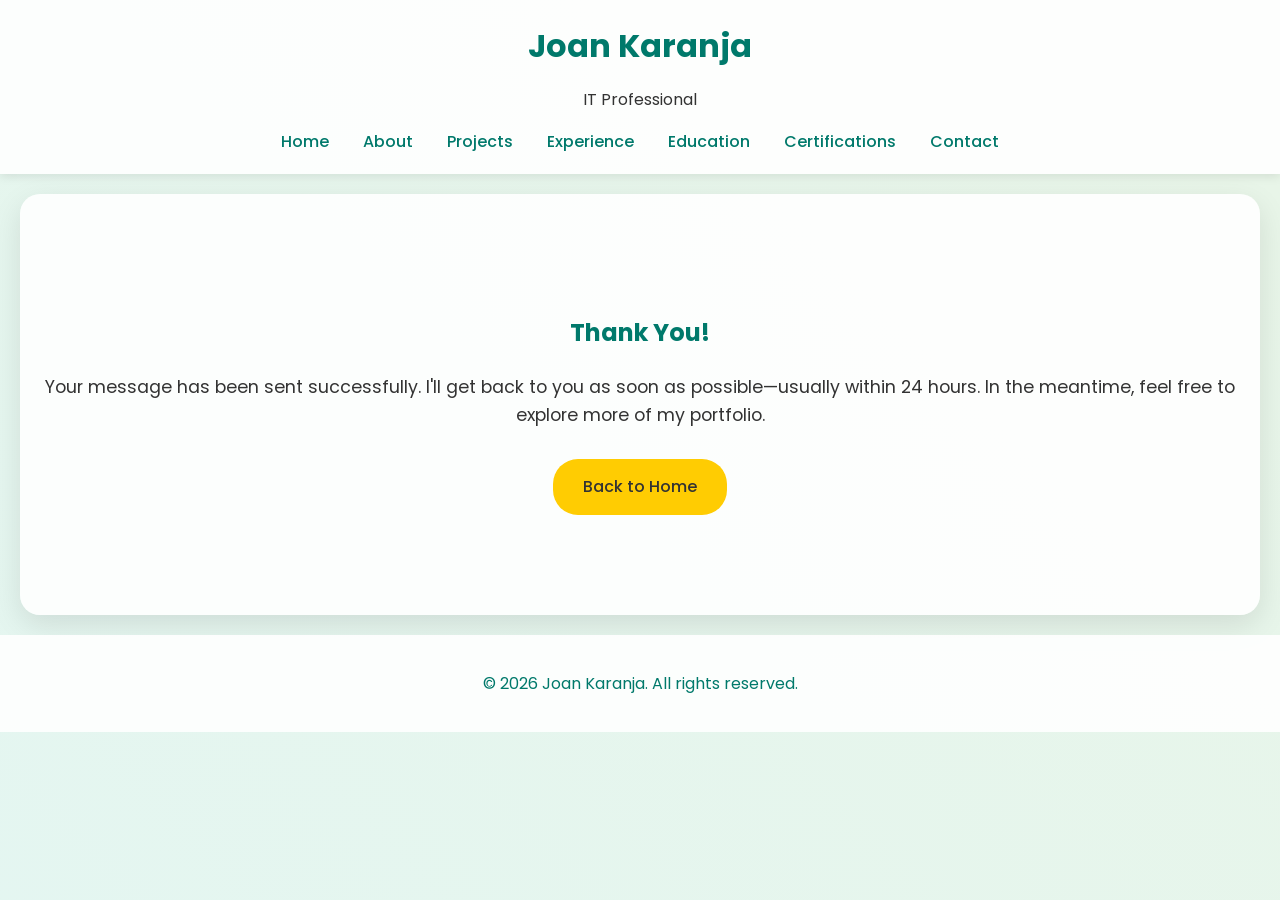
<file: thankyou.html>
<!DOCTYPE html>
<html lang="en">
<head>
    <meta charset="UTF-8">
    <meta name="viewport" content="width=device-width, initial-scale=1.0">
    <title>Thank You - Your Portfolio</title>
    <link href="https://fonts.googleapis.com/css2?family=Poppins:wght@300;400;500;700&display=swap" rel="stylesheet">
    <link rel="stylesheet" href="https://cdnjs.cloudflare.com/ajax/libs/font-awesome/6.0.0/css/all.min.css">
    <style>
        body {
            font-family: 'Poppins', sans-serif;
            margin: 0;
            padding: 0;
            color: #333;
            line-height: 1.6;
            background: linear-gradient(45deg, #e0f7fa, #e8f5e8, #fff3e0);
            background-size: 400% 400%;
            animation: gradientShift 10s ease infinite;
            text-align: center;
        }
        @keyframes gradientShift {
            0% { background-position: 0% 50%; }
            50% { background-position: 100% 50%; }
            100% { background-position: 0% 50%; }
        }
        header {
            background-color: rgba(255, 255, 255, 0.9);
            padding: 20px;
            box-shadow: 0 2px 10px rgba(0,0,0,0.1);
            position: sticky;
            top: 0;
            z-index: 100;
        }
        header h1 {
            margin: 0;
            color: #00796b;
        }
        nav {
            margin-top: 10px;
        }
        nav a {
            margin: 0 15px;
            text-decoration: none;
            color: #00796b;
            font-weight: 500;
            transition: color 0.3s, transform 0.3s;
        }
        nav a:hover {
            color: #ffcc02;
            transform: scale(1.1);
        }
        .hero {
            padding: 100px 20px;
            background: rgba(255, 255, 255, 0.9);
            margin: 20px;
            border-radius: 20px;
            box-shadow: 0 10px 30px rgba(0,0,0,0.1);
            animation: fadeInUp 1s ease-out;
        }
        @keyframes fadeInUp {
            from { opacity: 0; transform: translateY(30px); }
            to { opacity: 1; transform: translateY(0); }
        }
        .hero h2 {
            color: #00796b;
            margin-bottom: 20px;
        }
        .hero p {
            font-size: 1.1em;
            margin-bottom: 30px;
        }
        .btn {
            display: inline-block;
            padding: 15px 30px;
            background-color: #ffcc02;
            color: #333;
            text-decoration: none;
            border-radius: 25px;
            font-weight: 500;
            transition: background-color 0.3s, transform 0.3s;
        }
        .btn:hover {
            background-color: #ffb300;
            transform: translateY(-3px);
        }
        footer {
            background-color: rgba(255, 255, 255, 0.9);
            text-align: center;
            padding: 20px;
            color: #00796b;
        }
    </style>
</head>
<body>
    <header>
        <h1>Joan Karanja</h1>
        <p>IT Professional </p>
        <nav>
            <a href="index.html">Home</a>
            <a href="about.html">About</a>
            <a href="projects.html">Projects</a>
            <a href="experience.html">Experience</a>
            <a href="education.html">Education</a>
            <a href="certifications.html">Certifications</a>
            <a href="contact.html">Contact</a>
        </nav>
    </header>

    <section class="hero">
        <h2>Thank You!</h2>
        <p>Your message has been sent successfully. I'll get back to you as soon as possible—usually within 24 hours. In the meantime, feel free to explore more of my portfolio.</p>
        <a href="index.html" class="btn">Back to Home</a>
    </section>

    <footer>
        <p>&copy; <script>document.write(new Date().getFullYear())</script> Joan Karanja. All rights reserved.</p>
    </footer>
</body>

</html>
</file>
